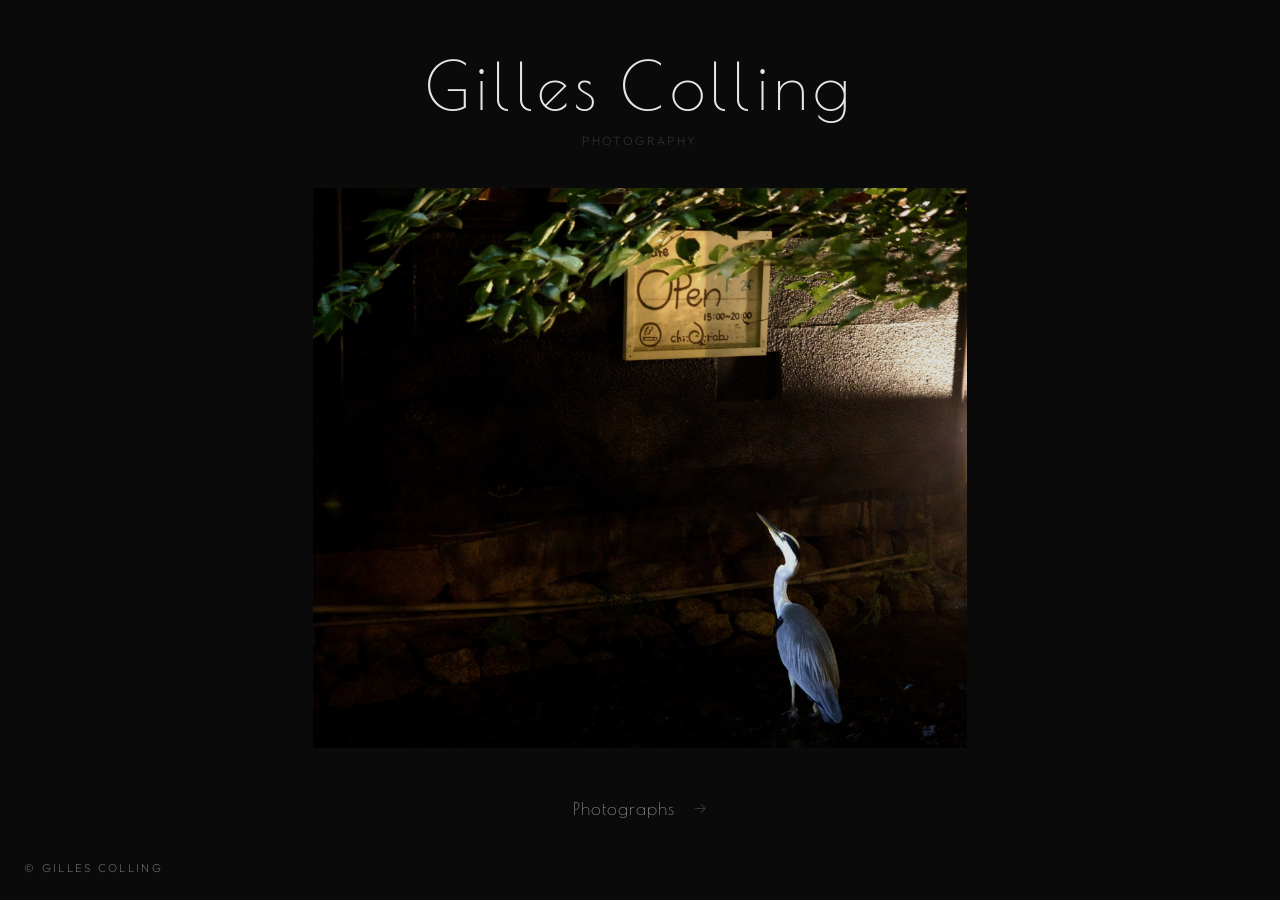
<file: index.html>
<!DOCTYPE html>
<html lang="en">
<head>
  <meta charset="UTF-8">
  <meta name="viewport" content="width=device-width, initial-scale=1.0">
  <title>Gilles Colling</title>
  <meta name="description" content="Photography by Gilles Colling.">
  <link rel="preconnect" href="https://fonts.googleapis.com">
  <link rel="preconnect" href="https://fonts.gstatic.com" crossorigin>
  <link href="https://fonts.googleapis.com/css2?family=Poiret+One&family=Outfit:wght@200;300&display=swap" rel="stylesheet">
  <link rel="stylesheet" href="style.css">
</head>
<body class="page-landing">

  <section class="landing">

    <div class="landing-intro">
      <h1 class="landing-name">Gilles Colling</h1>
      <p class="landing-sub">Photography</p>
    </div>

    <!-- Featured image — the strongest single shot -->
    <a class="landing-feature" href="hub.html">
      <img src="photos/comedy-wildlife/heron_open_sign.jpg" alt="Heron standing under an Open sign">
    </a>

    <!-- Entry to hub -->
    <a class="landing-project" href="hub.html">
      <span class="landing-project-name">Photographs</span>
      <span class="landing-project-arrow">&rarr;</span>
    </a>

  </section>

  <footer class="footer">
    <span class="footer-text">&copy; Gilles Colling</span>
  </footer>

</body>
</html>
</file>
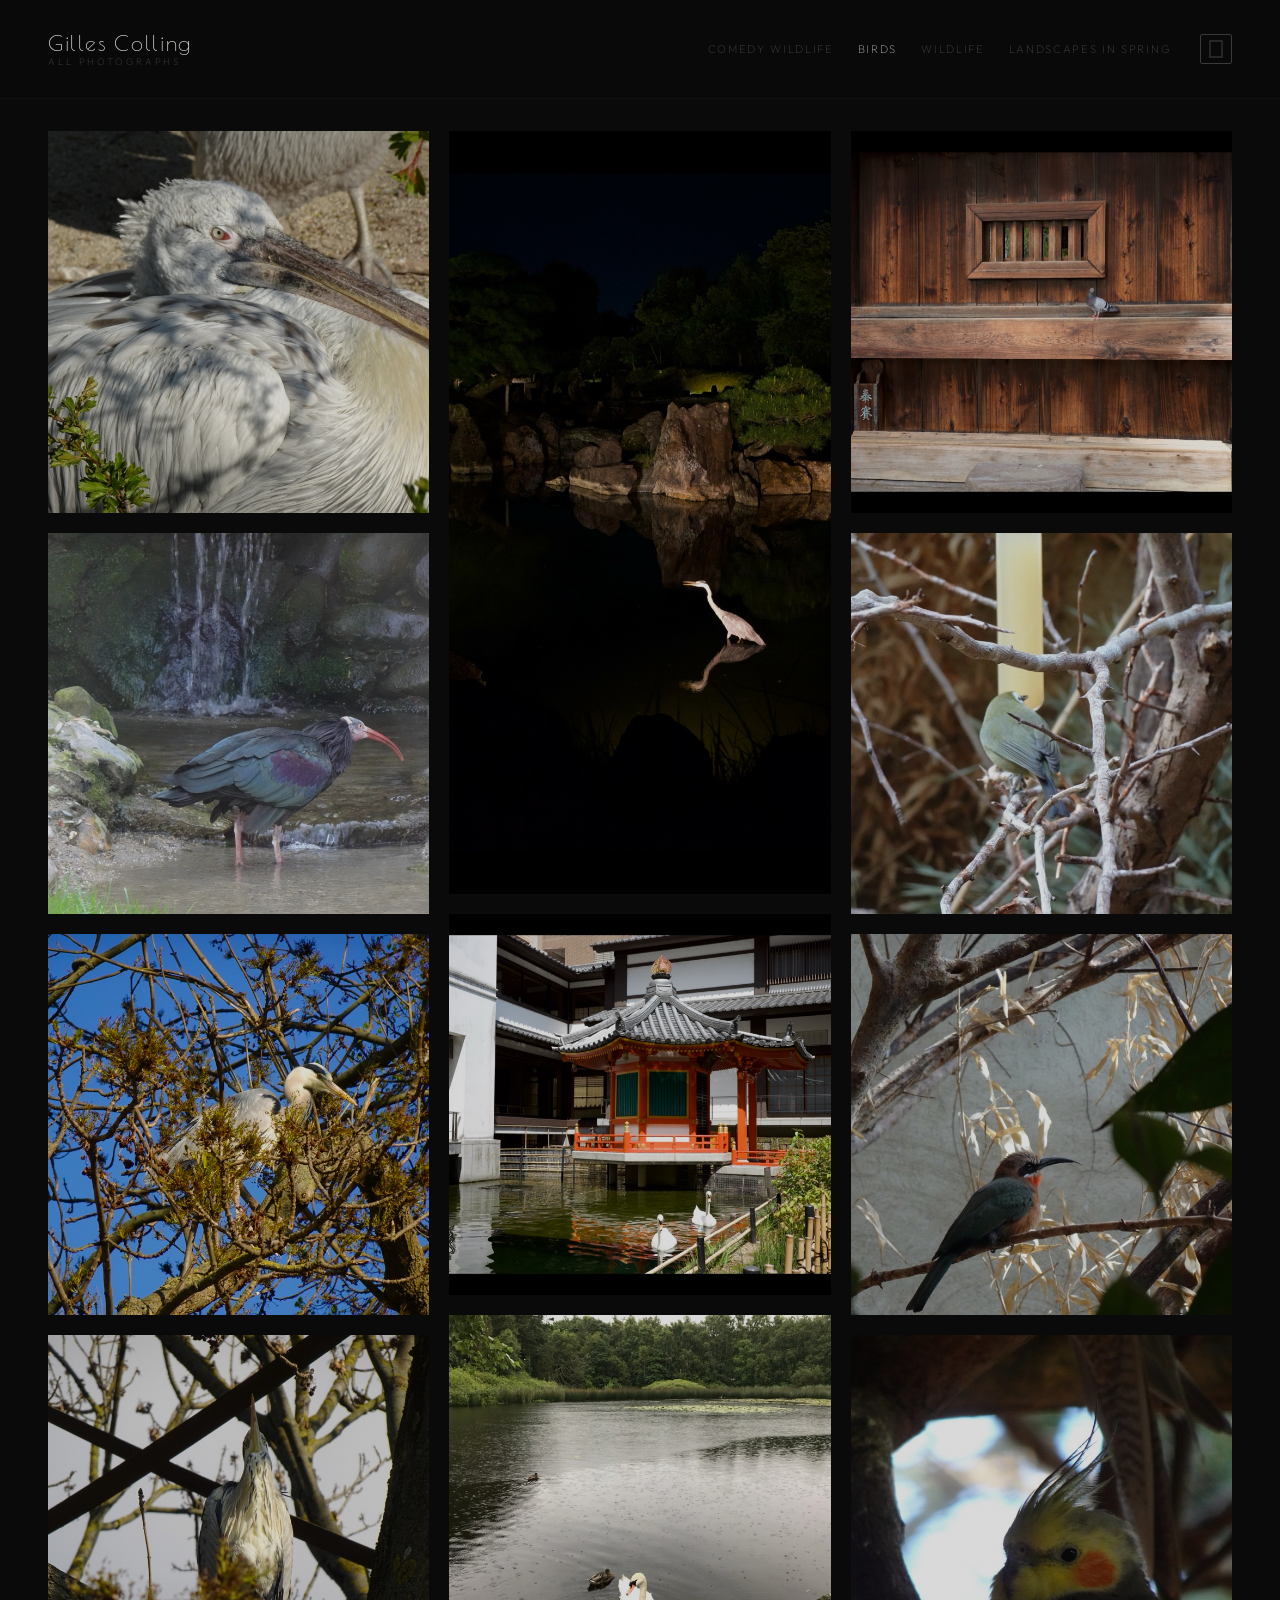
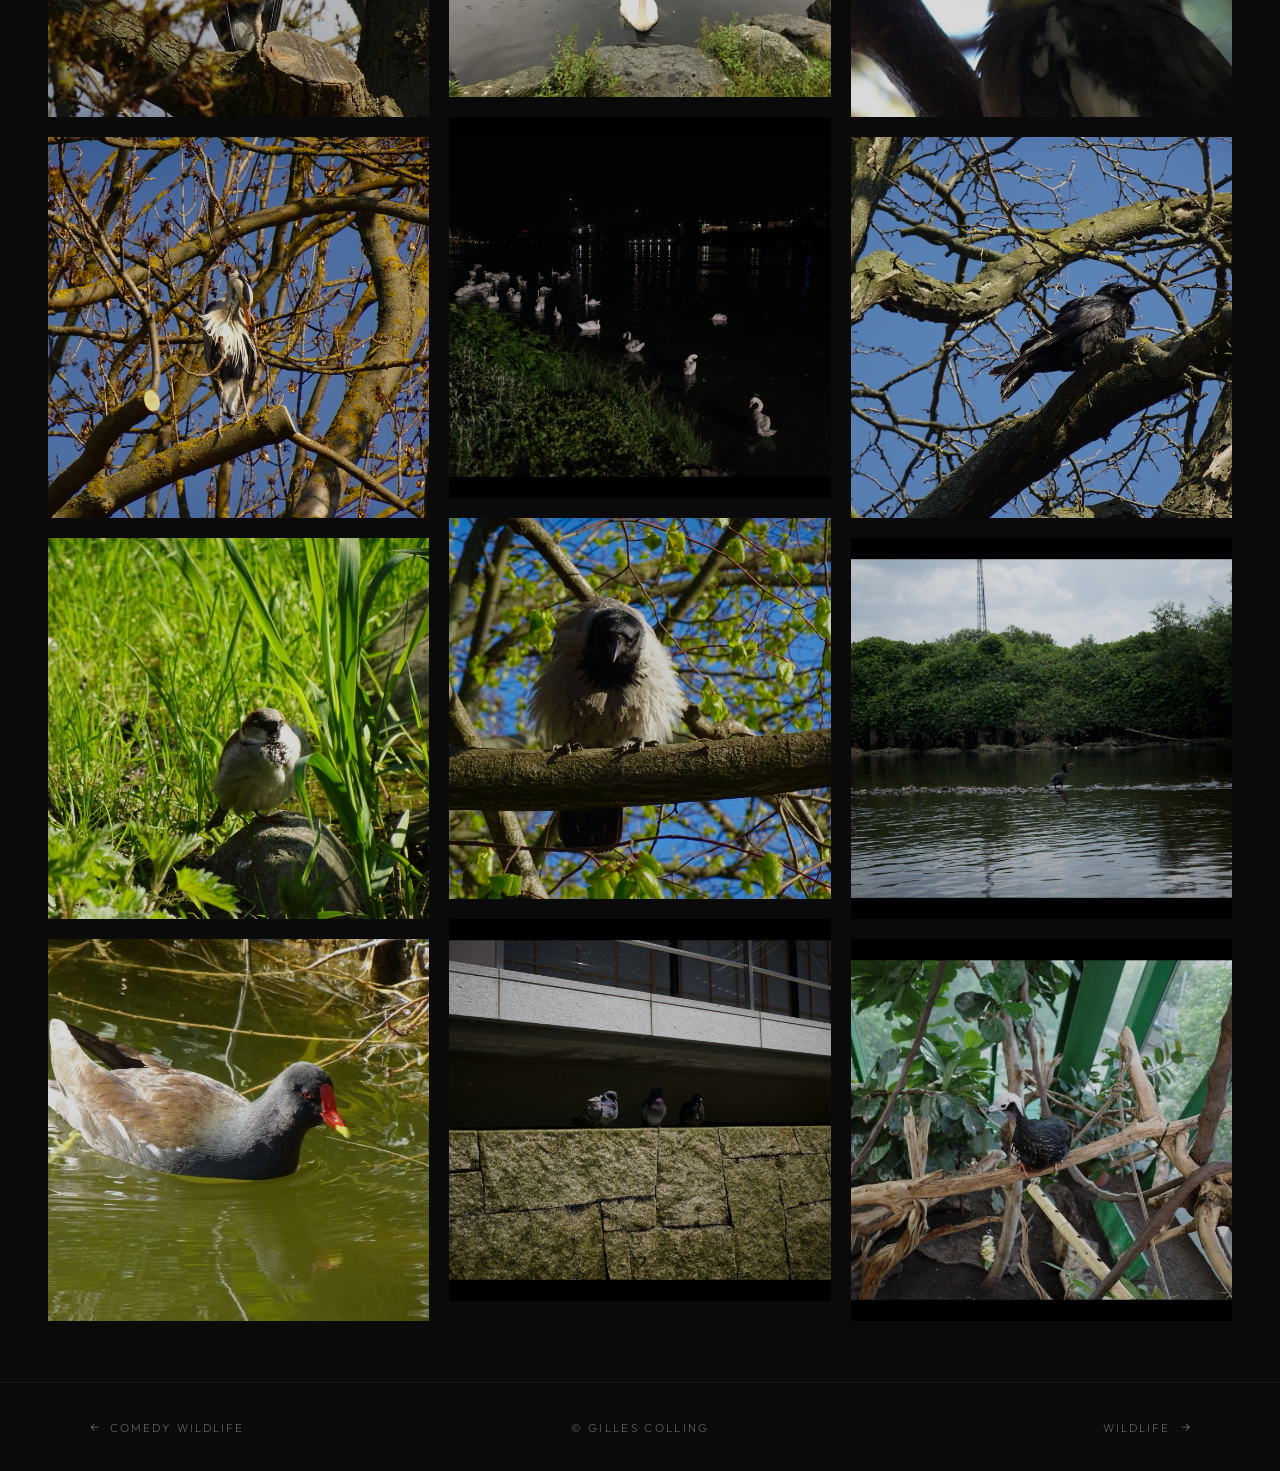
<file: birds.html>
<!DOCTYPE html>
<html lang="en">
<head>
  <meta charset="UTF-8">
  <meta name="viewport" content="width=device-width, initial-scale=1.0">
  <title>Birds — Gilles Colling</title>
  <meta name="description" content="Bird photography by Gilles Colling.">
  <link rel="preconnect" href="https://fonts.googleapis.com">
  <link rel="preconnect" href="https://fonts.gstatic.com" crossorigin>
  <link href="https://fonts.googleapis.com/css2?family=Poiret+One&family=Outfit:wght@200;300&display=swap" rel="stylesheet">
  <link rel="stylesheet" href="style.css">
  <style>
    /* Zoo: keep 3 columns, natural image heights */
  </style>
  <style>
    /* ═══════════════════════════════════════
       Zoo cylinder lightbox — vertical scroll
       with darkened peek above/below
       ═══════════════════════════════════════ */
    .cylinder {
      position: fixed;
      inset: 0;
      z-index: 1000;
      background: rgba(0, 0, 0, 0.97);
      display: flex;
      align-items: center;
      justify-content: center;
      opacity: 0;
      pointer-events: none;
      transition: opacity 0.35s var(--ease);
    }

    .cylinder.open {
      opacity: 1;
      pointer-events: all;
    }

    .cylinder-close {
      position: absolute;
      top: 1.5rem;
      right: 2rem;
      background: none;
      border: none;
      color: var(--text-dim);
      font-size: 1.8rem;
      cursor: pointer;
      transition: color 0.3s;
      font-weight: 200;
      z-index: 2;
      line-height: 1;
    }

    .cylinder-close:hover { color: var(--text-bright); }

    .cylinder-title {
      position: absolute;
      top: 1.8rem;
      left: 2rem;
      font-family: var(--sans);
      font-weight: 200;
      font-size: 0.7rem;
      color: var(--text-dim);
      letter-spacing: 0.1em;
      text-transform: uppercase;
      z-index: 2;
    }

    /* Vertical filmstrip thumbnail strip */
    .cylinder-thumbs {
      position: absolute;
      right: 1.6rem;
      top: 50%;
      transform: translateY(-50%);
      z-index: 3;
      display: flex;
      flex-direction: column;
      gap: 8px;
      align-items: center;
      transition: transform 0.35s cubic-bezier(0.22, 1, 0.36, 1);
    }

    .cylinder-thumb {
      width: 52px;
      height: 40px;
      border-radius: 4px;
      overflow: hidden;
      cursor: pointer;
      opacity: 0.25;
      border: 2px solid transparent;
      transition: opacity 0.3s, border-color 0.3s, transform 0.3s;
      flex-shrink: 0;
    }

    .cylinder-thumb:hover {
      opacity: 0.6;
    }

    .cylinder-thumb.active {
      opacity: 1;
      border-color: rgba(255,255,255,0.5);
      transform: scale(1.15);
    }

    .cylinder-thumb img {
      width: 100%;
      height: 100%;
      object-fit: cover;
      display: block;
    }

    /* The scroll viewport */
    .cylinder-track {
      width: 100%;
      height: 100vh;
      overflow: hidden;
      position: relative;
    }

    /* All photos stacked vertically, translated by JS */
    .cylinder-slides {
      position: absolute;
      left: 50%;
      transform: translateX(-50%);
      width: min(92vw, 1000px);
      transition: top 0.45s cubic-bezier(0.22, 1, 0.36, 1);
    }

    .cylinder-slide {
      width: 100%;
      display: flex;
      align-items: center;
      justify-content: center;
      height: 100vh;
      transition: opacity 0.4s ease, transform 0.45s cubic-bezier(0.22, 1, 0.36, 1);
    }

    .cylinder-slide img {
      max-width: 100%;
      max-height: 82vh;
      object-fit: contain;
      display: block;
    }

    /* Darkened peek gradients */
    .cylinder-track::before,
    .cylinder-track::after {
      content: '';
      position: absolute;
      left: 0;
      right: 0;
      height: 30vh;
      z-index: 1;
      pointer-events: none;
    }

    .cylinder-track::before {
      top: 0;
      background: linear-gradient(to bottom, rgba(0,0,0,0.85) 0%, rgba(0,0,0,0.4) 50%, transparent 100%);
    }

    .cylinder-track::after {
      bottom: 0;
      background: linear-gradient(to top, rgba(0,0,0,0.85) 0%, rgba(0,0,0,0.4) 50%, transparent 100%);
    }

    /* Scroll hint arrows */
    .cylinder-arrow {
      position: absolute;
      left: 50%;
      transform: translateX(-50%);
      z-index: 3;
      color: var(--text-dim);
      opacity: 0.5;
      transition: opacity 0.3s;
      pointer-events: none;
    }

    .cylinder-arrow.up { top: 1.2rem; }
    .cylinder-arrow.down { bottom: 1.5rem; }

    .cylinder-arrow.hidden { opacity: 0; }
  </style>
</head>
<body class="page-birds">

  <header class="header">
    <a class="wordmark" href="hub.html">Gilles Colling<span class="wordmark-sub">All Photographs</span></a>
    <div class="header-right">
      <nav class="header-nav">
        <a class="header-project" href="comedy-wildlife.html">Comedy Wildlife</a>
        <span class="header-project active">Birds</span>
        <a class="header-project" href="wildlife.html">Wildlife</a>
        <a class="header-project" href="landscapes-spring.html">Landscapes in Spring</a>
      </nav>
      <button class="view-toggle" id="viewToggle" aria-label="Toggle view">
        <svg class="icon-grid" width="18" height="18" viewBox="0 0 18 18" fill="none" stroke="currentColor" stroke-width="1.2">
          <rect x="1" y="1" width="7" height="7"/><rect x="10" y="1" width="7" height="7"/>
          <rect x="1" y="10" width="7" height="7"/><rect x="10" y="10" width="7" height="7"/>
        </svg>
        <svg class="icon-col" width="18" height="18" viewBox="0 0 18 18" fill="none" stroke="currentColor" stroke-width="1.2">
          <rect x="3" y="1" width="12" height="16"/>
        </svg>
      </button>
    </div>
  </header>

  <main class="gallery" id="gallery">

    <!-- Col 1 -->
    <article class="gallery-item" data-title="Dalmatian Pelican" data-variants="photos/birds/pelican/DSC06143.JPG,photos/birds/pelican/DSC06136.JPG,photos/birds/pelican/DSC06138.JPG,photos/birds/pelican/DSC06142.JPG,photos/birds/pelican/DSC06144.JPG,photos/birds/pelican/DSC06146.JPG,photos/birds/pelican/DSC06147.JPG,photos/birds/pelican/DSC06150.JPG,photos/birds/pelican/DSC06156.JPG,photos/birds/pelican/DSC06157.JPG,photos/birds/pelican/DSC06158.JPG,photos/birds/pelican/DSC06159.JPG,photos/birds/pelican/DSC06160.JPG">
      <img src="photos/birds/pelican/DSC06143_sm.JPG" alt="Dalmatian pelican portrait" loading="eager" fetchpriority="high" decoding="async">
      <figcaption class="col-caption">Dalmatian Pelican</figcaption>
    </article>

    <article class="gallery-item" data-title="Northern Bald Ibis" data-variants="photos/birds/ibis/DSC05857.JPG,photos/birds/ibis/DSC05831.JPG,photos/birds/ibis/DSC05837.JPG,photos/birds/ibis/DSC05843.JPG,photos/birds/ibis/DSC05863.JPG,photos/birds/ibis/DSC05868.JPG">
      <img src="photos/birds/ibis/DSC05857_sm.JPG" alt="Northern bald ibis by waterfall" loading="eager" fetchpriority="high" decoding="async">
      <figcaption class="col-caption">Northern Bald Ibis</figcaption>
    </article>

    <article class="gallery-item" data-title="Grey Heron" data-variants="photos/birds/heron/DSC06132.JPG">
      <img src="photos/birds/heron/DSC06132_sm.JPG" alt="Grey heron in tree" loading="lazy" decoding="async">
      <figcaption class="col-caption">Grey Heron</figcaption>
    </article>

    <article class="gallery-item" data-title="Grey Heron — Alert" data-variants="photos/birds/heron-alert/DSC06153.JPG">
      <img src="photos/birds/heron-alert/DSC06153_sm.JPG" alt="Grey heron in alert posture" loading="lazy" decoding="async">
      <figcaption class="col-caption">Grey Heron — Alert</figcaption>
    </article>

    <article class="gallery-item" data-title="Grey Heron — Juvenile" data-variants="photos/birds/heron-juvenile/DSC06131.JPG,photos/birds/heron-juvenile/DSC06128.JPG">
      <img src="photos/birds/heron-juvenile/DSC06131_sm.JPG" alt="Juvenile grey heron in tree" loading="lazy" decoding="async">
      <figcaption class="col-caption">Grey Heron — Juvenile</figcaption>
    </article>

    <article class="gallery-item" data-title="House Sparrow" data-variants="photos/birds/sparrow/DSC05847.JPG,photos/birds/sparrow/DSC05846.JPG,photos/birds/sparrow/DSC05851.JPG">
      <img src="photos/birds/sparrow/DSC05847_sm.JPG" alt="House sparrow in grass" loading="lazy" decoding="async">
      <figcaption class="col-caption">House Sparrow</figcaption>
    </article>

    <article class="gallery-item" data-title="Common Moorhen" data-variants="photos/birds/moorhen/DSC05916.JPG">
      <img src="photos/birds/moorhen/DSC05916_sm.JPG" alt="Common moorhen swimming" loading="lazy" decoding="async">
      <figcaption class="col-caption">Common Moorhen</figcaption>
    </article>

    <!-- Col 2 -->
    <article class="gallery-item" data-title="Heron — Kyoto" data-variants="photos/birds/heron-kyoto/R0011108.JPG,photos/birds/heron-kyoto/R0011099.JPG,photos/birds/heron-kyoto/R0011100.JPG,photos/birds/heron-kyoto/R0011115.JPG,photos/birds/heron-kyoto/R0011119.JPG,photos/birds/heron-kyoto/R0011121.JPG">
      <img src="photos/birds/heron-kyoto/R0011108_sm.JPG" alt="Heron in Kyoto garden at night" loading="eager" fetchpriority="high" decoding="async">
      <figcaption class="col-caption">Heron — Kyoto</figcaption>
    </article>

    <article class="gallery-item" data-title="Swans — Kyoto" data-variants="photos/birds/swans-kyoto/R0000601.JPG">
      <img src="photos/birds/swans-kyoto/R0000601_sm.JPG" alt="Swans at Kyoto pagoda pond" loading="lazy" decoding="async">
      <figcaption class="col-caption">Swans — Kyoto</figcaption>
    </article>

    <article class="gallery-item" data-title="Swan in Rain" data-variants="photos/birds/swan-rain/IMG_2967.JPG">
      <img src="photos/birds/swan-rain/IMG_2967_sm.JPG" alt="Swan and duck on a rainy pond" loading="lazy" decoding="async">
      <figcaption class="col-caption">Swan in Rain</figcaption>
    </article>

    <article class="gallery-item" data-title="Swans at Night" data-variants="photos/birds/swans-night/R0007042.JPG">
      <img src="photos/birds/swans-night/R0007042_sm.JPG" alt="Swans on river at night" loading="lazy" decoding="async">
      <figcaption class="col-caption">Swans at Night</figcaption>
    </article>

    <article class="gallery-item" data-title="Hooded Crow" data-variants="photos/birds/hooded-crow/DSC06169.JPG,photos/birds/hooded-crow/DSC06167.JPG">
      <img src="photos/birds/hooded-crow/DSC06169_sm.JPG" alt="Hooded crow on branch" loading="lazy" decoding="async">
      <figcaption class="col-caption">Hooded Crow</figcaption>
    </article>

    <article class="gallery-item" data-title="Three on a Wall" data-variants="photos/birds/pigeons/R0009962.JPG">
      <img src="photos/birds/pigeons/R0009962_sm.JPG" alt="Three pigeons on a stone wall" loading="lazy" decoding="async">
      <figcaption class="col-caption">Three on a Wall</figcaption>
    </article>

    <article class="gallery-item" data-title="Temple Pigeon" data-variants="photos/birds/pigeon-kyoto/R0000603.JPG">
      <img src="photos/birds/pigeon-kyoto/R0000603_sm.JPG" alt="Pigeon on temple beam, Kyoto" loading="lazy" decoding="async">
      <figcaption class="col-caption">Temple Pigeon</figcaption>
    </article>

    <article class="gallery-item" data-title="Warbler" data-variants="photos/birds/warbler/DSC05734.JPG">
      <img src="photos/birds/warbler/DSC05734_sm.JPG" alt="Warbler among branches" loading="lazy" decoding="async">
      <figcaption class="col-caption">Warbler</figcaption>
    </article>

    <!-- Col 3 -->
    <article class="gallery-item" data-title="White-fronted Bee-eater" data-variants="photos/birds/bee-eater/DSC05711.JPG,photos/birds/bee-eater/DSC05708.JPG">
      <img src="photos/birds/bee-eater/DSC05711_sm.JPG" alt="White-fronted bee-eater" loading="eager" fetchpriority="high" decoding="async">
      <figcaption class="col-caption">White-fronted Bee-eater</figcaption>
    </article>

    <article class="gallery-item" data-title="Cockatiel" data-variants="photos/birds/cockatiel/DSC06219.JPG,photos/birds/cockatiel/DSC06202.JPG">
      <img src="photos/birds/cockatiel/DSC06219_sm.JPG" alt="Cockatiel portrait" loading="lazy" decoding="async">
      <figcaption class="col-caption">Cockatiel</figcaption>
    </article>

    <article class="gallery-item" data-title="Carrion Crow" data-variants="photos/birds/crow/DSC06125.JPG">
      <img src="photos/birds/crow/DSC06125_sm.JPG" alt="Carrion crow in bare tree" loading="lazy" decoding="async">
      <figcaption class="col-caption">Carrion Crow</figcaption>
    </article>

    <article class="gallery-item" data-title="Cormorant" data-variants="photos/birds/cormorant/R0002110.JPG">
      <img src="photos/birds/cormorant/R0002110_sm.JPG" alt="Cormorant on river" loading="lazy" decoding="async">
      <figcaption class="col-caption">Cormorant</figcaption>
    </article>

    <article class="gallery-item" data-title="Piping Guan" data-variants="photos/birds/piping-guan/R0006568.JPG">
      <img src="photos/birds/piping-guan/R0006568_sm.JPG" alt="Piping guan on branch" loading="lazy" decoding="async">
      <figcaption class="col-caption">Piping Guan</figcaption>
    </article>

  </main>

  <!-- Cylinder lightbox -->
  <div class="cylinder" id="cylinder">
    <span class="cylinder-title" id="cylTitle"></span>
    <button class="cylinder-close" aria-label="Close" onclick="closeCylinder()">&times;</button>

    <svg class="cylinder-arrow up" id="arrowUp" width="24" height="24" viewBox="0 0 24 24" fill="none" stroke="currentColor" stroke-width="1.5"><path d="M18 15l-6-6-6 6"/></svg>

    <div class="cylinder-track" id="cylTrack">
      <div class="cylinder-slides" id="cylSlides"></div>
    </div>

    <svg class="cylinder-arrow down" id="arrowDown" width="24" height="24" viewBox="0 0 24 24" fill="none" stroke="currentColor" stroke-width="1.5"><path d="M6 9l6 6 6-6"/></svg>

    <div class="cylinder-thumbs" id="cylThumbs"></div>
  </div>

  <footer class="footer">
    <nav class="footer-nav">
      <a class="footer-nav-link" href="comedy-wildlife.html">
        <span class="footer-nav-arrow">&larr;</span>
        <span class="footer-nav-text">Comedy Wildlife</span>
      </a>
      <span class="footer-text">&copy; Gilles Colling</span>
      <a class="footer-nav-link" href="wildlife.html">
        <span class="footer-nav-text">Wildlife</span>
        <span class="footer-nav-arrow">&rarr;</span>
      </a>
    </nav>
  </footer>

  <script>
    document.addEventListener('DOMContentLoaded', () => {
      const items    = Array.from(document.querySelectorAll('.gallery-item'));
      const toggle   = document.getElementById('viewToggle');

      // --- View toggle ---
      toggle.addEventListener('click', () => {
        document.body.classList.toggle('view-col');
        items.forEach(item => {
          if (!item.classList.contains('visible')) observer.observe(item);
        });
      });

      // --- Scroll reveal ---
      const observer = new IntersectionObserver((entries) => {
        entries.forEach((entry, i) => {
          if (entry.isIntersecting) {
            setTimeout(() => entry.target.classList.add('visible'), i * 80);
            observer.unobserve(entry.target);
          }
        });
      }, { threshold: 0.1, rootMargin: '0px 0px -40px 0px' });

      items.forEach(item => observer.observe(item));

      // --- Cylinder lightbox ---
      const cylinder  = document.getElementById('cylinder');
      const cylSlides = document.getElementById('cylSlides');
      const cylTitle  = document.getElementById('cylTitle');
      const cylThumbs = document.getElementById('cylThumbs');
      const arrowUp   = document.getElementById('arrowUp');
      const arrowDown = document.getElementById('arrowDown');

      let variants = [];
      let cylIndex = 0;
      let itemIndex = 0;   // which animal is open
      let isOpen = false;

      function openCylinder(item) {
        itemIndex = items.indexOf(item);
        const srcs = item.dataset.variants.split(',');
        variants = srcs;
        cylIndex = 0;

        cylTitle.textContent = item.dataset.title || '';

        // Build slides
        cylSlides.innerHTML = '';
        cylThumbs.innerHTML = '';
        srcs.forEach((src, i) => {
          const slide = document.createElement('div');
          slide.className = 'cylinder-slide';
          const img = document.createElement('img');
          img.src = src;
          img.alt = item.dataset.title || '';
          slide.appendChild(img);
          cylSlides.appendChild(slide);

          // Thumbnail
          const thumb = document.createElement('div');
          thumb.className = 'cylinder-thumb';
          const tImg = document.createElement('img');
          tImg.src = src;
          thumb.appendChild(tImg);
          thumb.addEventListener('click', e => {
            e.stopPropagation();
            cylIndex = i;
            updateCylinder();
          });
          cylThumbs.appendChild(thumb);
        });

        // Hide thumbs strip for single-photo animals
        cylThumbs.style.display = srcs.length > 1 ? 'flex' : 'none';

        updateCylinder();
        cylinder.classList.add('open');
        document.body.style.overflow = 'hidden';
        isOpen = true;

        // Prefetch neighboring animals for instant left/right navigation
        prefetchItem(items[itemIndex - 1]);
        prefetchItem(items[itemIndex + 1]);
      }

      window.closeCylinder = function() {
        cylinder.classList.remove('open');
        document.body.style.overflow = '';
        isOpen = false;
      };

      function updateCylinder() {
        const offset = -cylIndex * 100;
        cylSlides.style.top = offset + 'vh';

        // Update thumbnail highlights
        const thumbEls = cylThumbs.querySelectorAll('.cylinder-thumb');
        thumbEls.forEach((t, i) => t.classList.toggle('active', i === cylIndex));

        arrowUp.classList.toggle('hidden', cylIndex === 0);
        arrowDown.classList.toggle('hidden', cylIndex === variants.length - 1);
      }

      function navigateCyl(dir) {
        const next = cylIndex + dir;
        if (next < 0 || next >= variants.length) return;
        cylIndex = next;
        updateCylinder();
      }

      function navigateAnimal(dir) {
        const next = itemIndex + dir;
        if (next < 0 || next >= items.length) return;
        openCylinder(items[next]);
      }

      // --- Predictive prefetch (full-res) ---
      const prefetched = new Set();
      function prefetch(src) {
        if (!src || prefetched.has(src)) return;
        prefetched.add(src);
        const img = new Image();
        img.decoding = 'async';
        img.src = src;
      }
      function prefetchItem(item) {
        if (!item) return;
        item.dataset.variants.split(',').forEach(prefetch);
      }

      // Click + hover/touch gallery items
      items.forEach(item => {
        item.addEventListener('click', () => openCylinder(item));
        item.addEventListener('mouseenter', () => prefetchItem(item), { passive: true });
        item.addEventListener('touchstart',  () => prefetchItem(item), { passive: true });
      });

      // Idle-prefetch first variant of every animal so lightbox opens instantly
      const idle = window.requestIdleCallback || (cb => setTimeout(cb, 800));
      idle(() => items.forEach(it => prefetch(it.dataset.variants.split(',')[0])));

      // Keyboard
      document.addEventListener('keydown', e => {
        if (!isOpen) return;
        switch (e.key) {
          case 'Escape':    closeCylinder(); break;
          case 'ArrowUp':    navigateCyl(-1);    e.preventDefault(); break;
          case 'ArrowDown':  navigateCyl(1);     e.preventDefault(); break;
          case 'ArrowLeft':  navigateAnimal(-1); e.preventDefault(); break;
          case 'ArrowRight': navigateAnimal(1);  e.preventDefault(); break;
        }
      });

      // Mouse wheel
      let wheelCooldown = false;
      cylinder.addEventListener('wheel', e => {
        if (!isOpen || wheelCooldown) return;
        e.preventDefault();
        const horizontal = Math.abs(e.deltaX) > Math.abs(e.deltaY);
        const delta = horizontal ? e.deltaX : e.deltaY;
        const dir = delta > 0 ? 1 : -1;
        if (horizontal) navigateAnimal(dir);
        else navigateCyl(dir);
        wheelCooldown = true;
        setTimeout(() => wheelCooldown = false, 400);
      }, { passive: false });

      // Touch swipe (vertical = variants, horizontal = animals)
      let touchStartX = 0, touchStartY = 0;
      cylinder.addEventListener('touchstart', e => {
        touchStartX = e.changedTouches[0].screenX;
        touchStartY = e.changedTouches[0].screenY;
      }, { passive: true });

      cylinder.addEventListener('touchend', e => {
        const dx = touchStartX - e.changedTouches[0].screenX;
        const dy = touchStartY - e.changedTouches[0].screenY;
        if (Math.abs(dx) > Math.abs(dy) && Math.abs(dx) > 50) {
          navigateAnimal(dx > 0 ? 1 : -1);
        } else if (Math.abs(dy) > 50) {
          navigateCyl(dy > 0 ? 1 : -1);
        }
      }, { passive: true });

      // Click backdrop to close
      cylinder.addEventListener('click', e => {
        if (e.target === cylinder || e.target.id === 'cylTrack') closeCylinder();
      });
    });
  </script>
</body>
</html>
</file>
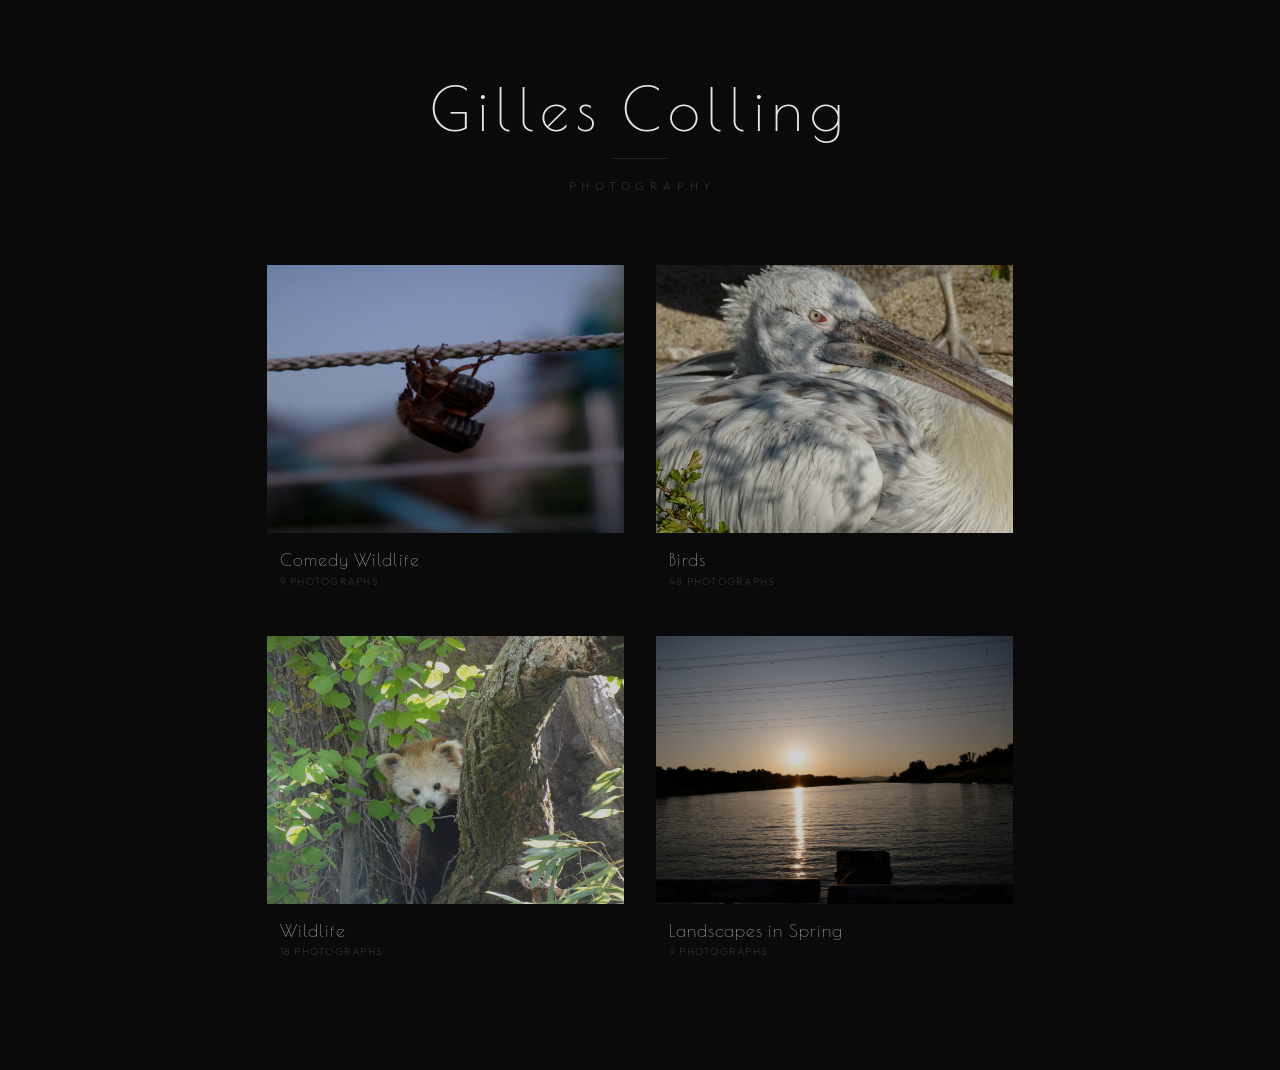
<file: hub.html>
<!DOCTYPE html>
<html lang="en">
<head>
  <meta charset="UTF-8">
  <meta name="viewport" content="width=device-width, initial-scale=1.0">
  <title>Photographs — Gilles Colling</title>
  <meta name="description" content="Photography themes by Gilles Colling.">
  <link rel="preconnect" href="https://fonts.googleapis.com">
  <link rel="preconnect" href="https://fonts.gstatic.com" crossorigin>
  <link href="https://fonts.googleapis.com/css2?family=Poiret+One&family=Outfit:wght@200;300&display=swap" rel="stylesheet">
  <link rel="stylesheet" href="style.css">
</head>
<body class="page-hub">

  <header class="hub-masthead">
    <a class="hub-wordmark" href="/">Gilles Colling</a>
    <span class="hub-rule" aria-hidden="true"></span>
    <span class="hub-tagline">Photography</span>
  </header>

  <main class="hub">

    <a class="hub-theme" href="comedy-wildlife.html">
      <div class="hub-theme-img">
        <img src="photos/comedy-wildlife/beetles_clothesline.jpg" alt="Comedy Wildlife">
      </div>
      <span class="hub-theme-name">Comedy Wildlife</span>
      <span class="hub-theme-count">9 photographs</span>
    </a>

    <a class="hub-theme" href="birds.html">
      <div class="hub-theme-img">
        <img src="photos/birds/pelican/DSC06143_sm.JPG" alt="Birds">
      </div>
      <span class="hub-theme-name">Birds</span>
      <span class="hub-theme-count">48 photographs</span>
    </a>

    <a class="hub-theme" href="wildlife.html">
      <div class="hub-theme-img">
        <img src="photos/wildlife/red-panda/DSC06113_sm.JPG" alt="Wildlife">
      </div>
      <span class="hub-theme-name">Wildlife</span>
      <span class="hub-theme-count">18 photographs</span>
    </a>

    <a class="hub-theme" href="landscapes-spring.html">
      <div class="hub-theme-img">
        <img src="photos/landscapes-spring/reach.jpg" alt="Landscapes in Spring">
      </div>
      <span class="hub-theme-name">Landscapes in Spring</span>
      <span class="hub-theme-count">9 photographs</span>
    </a>

  </main>

</body>
</html>
</file>
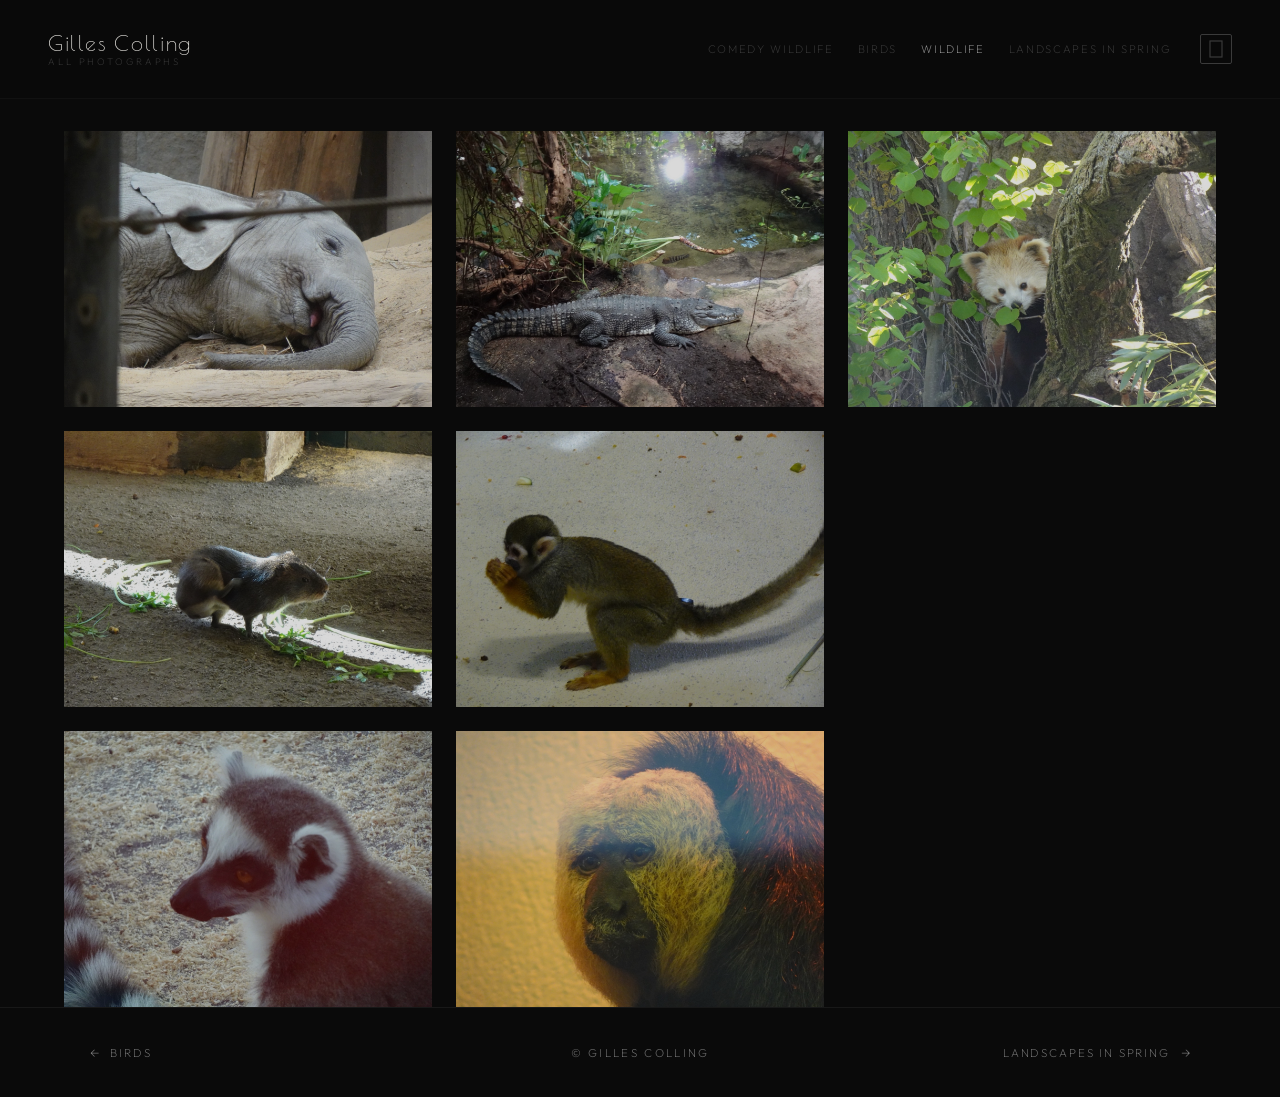
<file: wildlife.html>
<!DOCTYPE html>
<html lang="en">
<head>
  <meta charset="UTF-8">
  <meta name="viewport" content="width=device-width, initial-scale=1.0">
  <title>Wildlife — Gilles Colling</title>
  <meta name="description" content="Wildlife photography by Gilles Colling.">
  <link rel="preconnect" href="https://fonts.googleapis.com">
  <link rel="preconnect" href="https://fonts.gstatic.com" crossorigin>
  <link href="https://fonts.googleapis.com/css2?family=Poiret+One&family=Outfit:wght@200;300&display=swap" rel="stylesheet">
  <link rel="stylesheet" href="style.css">
  <style>
    /* Zoo: keep 3 columns, natural image heights */
  </style>
  <style>
    /* ═══════════════════════════════════════
       Zoo cylinder lightbox — vertical scroll
       with darkened peek above/below
       ═══════════════════════════════════════ */
    .cylinder {
      position: fixed;
      inset: 0;
      z-index: 1000;
      background: rgba(0, 0, 0, 0.97);
      display: flex;
      align-items: center;
      justify-content: center;
      opacity: 0;
      pointer-events: none;
      transition: opacity 0.35s var(--ease);
    }

    .cylinder.open {
      opacity: 1;
      pointer-events: all;
    }

    .cylinder-close {
      position: absolute;
      top: 1.5rem;
      right: 2rem;
      background: none;
      border: none;
      color: var(--text-dim);
      font-size: 1.8rem;
      cursor: pointer;
      transition: color 0.3s;
      font-weight: 200;
      z-index: 2;
      line-height: 1;
    }

    .cylinder-close:hover { color: var(--text-bright); }

    .cylinder-title {
      position: absolute;
      top: 1.8rem;
      left: 2rem;
      font-family: var(--sans);
      font-weight: 200;
      font-size: 0.7rem;
      color: var(--text-dim);
      letter-spacing: 0.1em;
      text-transform: uppercase;
      z-index: 2;
    }

    /* Vertical filmstrip thumbnail strip */
    .cylinder-thumbs {
      position: absolute;
      right: 1.6rem;
      top: 50%;
      transform: translateY(-50%);
      z-index: 3;
      display: flex;
      flex-direction: column;
      gap: 8px;
      align-items: center;
      transition: transform 0.35s cubic-bezier(0.22, 1, 0.36, 1);
    }

    .cylinder-thumb {
      width: 52px;
      height: 40px;
      border-radius: 4px;
      overflow: hidden;
      cursor: pointer;
      opacity: 0.25;
      border: 2px solid transparent;
      transition: opacity 0.3s, border-color 0.3s, transform 0.3s;
      flex-shrink: 0;
    }

    .cylinder-thumb:hover {
      opacity: 0.6;
    }

    .cylinder-thumb.active {
      opacity: 1;
      border-color: rgba(255,255,255,0.5);
      transform: scale(1.15);
    }

    .cylinder-thumb img {
      width: 100%;
      height: 100%;
      object-fit: cover;
      display: block;
    }

    /* The scroll viewport */
    .cylinder-track {
      width: 100%;
      height: 100vh;
      overflow: hidden;
      position: relative;
    }

    /* All photos stacked vertically, translated by JS */
    .cylinder-slides {
      position: absolute;
      left: 50%;
      transform: translateX(-50%);
      width: min(92vw, 1000px);
      transition: top 0.45s cubic-bezier(0.22, 1, 0.36, 1);
    }

    .cylinder-slide {
      width: 100%;
      display: flex;
      align-items: center;
      justify-content: center;
      height: 100vh;
      transition: opacity 0.4s ease, transform 0.45s cubic-bezier(0.22, 1, 0.36, 1);
    }

    .cylinder-slide img {
      max-width: 100%;
      max-height: 82vh;
      object-fit: contain;
      display: block;
    }

    /* Darkened peek gradients */
    .cylinder-track::before,
    .cylinder-track::after {
      content: '';
      position: absolute;
      left: 0;
      right: 0;
      height: 30vh;
      z-index: 1;
      pointer-events: none;
    }

    .cylinder-track::before {
      top: 0;
      background: linear-gradient(to bottom, rgba(0,0,0,0.85) 0%, rgba(0,0,0,0.4) 50%, transparent 100%);
    }

    .cylinder-track::after {
      bottom: 0;
      background: linear-gradient(to top, rgba(0,0,0,0.85) 0%, rgba(0,0,0,0.4) 50%, transparent 100%);
    }

    /* Scroll hint arrows */
    .cylinder-arrow {
      position: absolute;
      left: 50%;
      transform: translateX(-50%);
      z-index: 3;
      color: var(--text-dim);
      opacity: 0.5;
      transition: opacity 0.3s;
      pointer-events: none;
    }

    .cylinder-arrow.up { top: 1.2rem; }
    .cylinder-arrow.down { bottom: 1.5rem; }

    .cylinder-arrow.hidden { opacity: 0; }
  </style>
</head>
<body>

  <header class="header">
    <a class="wordmark" href="hub.html">Gilles Colling<span class="wordmark-sub">All Photographs</span></a>
    <div class="header-right">
      <nav class="header-nav">
        <a class="header-project" href="comedy-wildlife.html">Comedy Wildlife</a>
        <a class="header-project" href="birds.html">Birds</a>
        <span class="header-project active">Wildlife</span>
        <a class="header-project" href="landscapes-spring.html">Landscapes in Spring</a>
      </nav>
      <button class="view-toggle" id="viewToggle" aria-label="Toggle view">
        <svg class="icon-grid" width="18" height="18" viewBox="0 0 18 18" fill="none" stroke="currentColor" stroke-width="1.2">
          <rect x="1" y="1" width="7" height="7"/><rect x="10" y="1" width="7" height="7"/>
          <rect x="1" y="10" width="7" height="7"/><rect x="10" y="10" width="7" height="7"/>
        </svg>
        <svg class="icon-col" width="18" height="18" viewBox="0 0 18 18" fill="none" stroke="currentColor" stroke-width="1.2">
          <rect x="3" y="1" width="12" height="16"/>
        </svg>
      </button>
    </div>
  </header>

  <main class="gallery" id="gallery">

    <!-- Col 1 -->
    <article class="gallery-item gallery-item" data-title="Baby Elephant" data-variants="photos/wildlife/elephant/DSC05970.JPG,photos/wildlife/elephant/DSC05980.JPG,photos/wildlife/elephant/DSC05989.JPG">
      <img src="photos/wildlife/elephant/DSC05970_sm.JPG" alt="Baby elephant sleeping" loading="eager" fetchpriority="high" decoding="async">
      <figcaption class="col-caption">Baby Elephant</figcaption>
    </article>

<article class="gallery-item gallery-item" data-title="Emperor Tamarin" data-variants="photos/wildlife/tamarin/DSC06065.JPG">
      <img src="photos/wildlife/tamarin/DSC06065_sm.JPG" alt="Emperor tamarin with white mustache" loading="lazy">
      <figcaption class="col-caption">Emperor Tamarin</figcaption>
    </article>

    <!-- Col 2 -->
    <article class="gallery-item gallery-item" data-title="Ring-tailed Lemur" data-variants="photos/wildlife/lemur/DSC05930.JPG,photos/wildlife/lemur/DSC05929.JPG,photos/wildlife/lemur/DSC05931.JPG">
      <img src="photos/wildlife/lemur/DSC05930_sm.JPG" alt="Ring-tailed lemur portrait" loading="eager" fetchpriority="high" decoding="async">
      <figcaption class="col-caption">Ring-tailed Lemur</figcaption>
    </article>

    <article class="gallery-item gallery-item" data-title="Crocodile" data-variants="photos/wildlife/crocodile/DSC06245.JPG,photos/wildlife/crocodile/DSC06246.JPG">
      <img src="photos/wildlife/crocodile/DSC06245_sm.JPG" alt="Crocodile on shore" loading="lazy">
      <figcaption class="col-caption">Crocodile</figcaption>
    </article>

    <article class="gallery-item gallery-item" data-title="Squirrel Monkey" data-variants="photos/wildlife/squirrel-monkey/DSC06071.JPG,photos/wildlife/squirrel-monkey/DSC06076.JPG,photos/wildlife/squirrel-monkey/DSC06110.JPG">
      <img src="photos/wildlife/squirrel-monkey/DSC06071_sm.JPG" alt="Squirrel monkey eating" loading="lazy">
      <figcaption class="col-caption">Squirrel Monkey</figcaption>
    </article>

    <!-- Col 3 -->
    <article class="gallery-item gallery-item" data-title="Saki Monkey" data-variants="photos/wildlife/saki-monkey/DSC06050.JPG,photos/wildlife/saki-monkey/DSC06057.JPG,photos/wildlife/saki-monkey/DSC06061.JPG">
      <img src="photos/wildlife/saki-monkey/DSC06050_sm.JPG" alt="Saki monkey close-up" loading="eager" fetchpriority="high" decoding="async">
      <figcaption class="col-caption">Saki Monkey</figcaption>
    </article>

    <article class="gallery-item gallery-item" data-title="Red Panda" data-variants="photos/wildlife/red-panda/DSC06113.JPG,photos/wildlife/red-panda/DSC06112.JPG,photos/wildlife/red-panda/DSC06115.JPG">
      <img src="photos/wildlife/red-panda/DSC06113_sm.JPG" alt="Red panda peeking from behind tree" loading="lazy">
      <figcaption class="col-caption">Red Panda</figcaption>
    </article>

  </main>

  <!-- Cylinder lightbox -->
  <div class="cylinder" id="cylinder">
    <span class="cylinder-title" id="cylTitle"></span>
    <button class="cylinder-close" aria-label="Close" onclick="closeCylinder()">&times;</button>

    <svg class="cylinder-arrow up" id="arrowUp" width="24" height="24" viewBox="0 0 24 24" fill="none" stroke="currentColor" stroke-width="1.5"><path d="M18 15l-6-6-6 6"/></svg>

    <div class="cylinder-track" id="cylTrack">
      <div class="cylinder-slides" id="cylSlides"></div>
    </div>

    <svg class="cylinder-arrow down" id="arrowDown" width="24" height="24" viewBox="0 0 24 24" fill="none" stroke="currentColor" stroke-width="1.5"><path d="M6 9l6 6 6-6"/></svg>

    <div class="cylinder-thumbs" id="cylThumbs"></div>
  </div>

  <footer class="footer">
    <nav class="footer-nav">
      <a class="footer-nav-link" href="birds.html">
        <span class="footer-nav-arrow">&larr;</span>
        <span class="footer-nav-text">Birds</span>
      </a>
      <span class="footer-text">&copy; Gilles Colling</span>
      <a class="footer-nav-link" href="landscapes-spring.html">
        <span class="footer-nav-text">Landscapes in Spring</span>
        <span class="footer-nav-arrow">&rarr;</span>
      </a>
    </nav>
  </footer>

  <script>
    document.addEventListener('DOMContentLoaded', () => {
      const items    = Array.from(document.querySelectorAll('.gallery-item'));
      const toggle   = document.getElementById('viewToggle');

      // --- View toggle ---
      toggle.addEventListener('click', () => {
        document.body.classList.toggle('view-col');
        items.forEach(item => {
          if (!item.classList.contains('visible')) observer.observe(item);
        });
      });

      // --- Scroll reveal ---
      const observer = new IntersectionObserver((entries) => {
        entries.forEach((entry, i) => {
          if (entry.isIntersecting) {
            setTimeout(() => entry.target.classList.add('visible'), i * 80);
            observer.unobserve(entry.target);
          }
        });
      }, { threshold: 0.1, rootMargin: '0px 0px -40px 0px' });

      items.forEach(item => observer.observe(item));

      // --- Cylinder lightbox ---
      const cylinder  = document.getElementById('cylinder');
      const cylSlides = document.getElementById('cylSlides');
      const cylTitle  = document.getElementById('cylTitle');
      const cylThumbs = document.getElementById('cylThumbs');
      const arrowUp   = document.getElementById('arrowUp');
      const arrowDown = document.getElementById('arrowDown');

      let variants = [];
      let cylIndex = 0;
      let itemIndex = 0;   // which animal is open
      let isOpen = false;

      function openCylinder(item) {
        itemIndex = items.indexOf(item);
        const srcs = item.dataset.variants.split(',');
        variants = srcs;
        cylIndex = 0;

        cylTitle.textContent = item.dataset.title || '';

        // Build slides
        cylSlides.innerHTML = '';
        cylThumbs.innerHTML = '';
        srcs.forEach((src, i) => {
          const slide = document.createElement('div');
          slide.className = 'cylinder-slide';
          const img = document.createElement('img');
          img.src = src;
          img.alt = item.dataset.title || '';
          slide.appendChild(img);
          cylSlides.appendChild(slide);

          // Thumbnail
          const thumb = document.createElement('div');
          thumb.className = 'cylinder-thumb';
          const tImg = document.createElement('img');
          tImg.src = src;
          thumb.appendChild(tImg);
          thumb.addEventListener('click', e => {
            e.stopPropagation();
            cylIndex = i;
            updateCylinder();
          });
          cylThumbs.appendChild(thumb);
        });

        // Hide thumbs strip for single-photo animals
        cylThumbs.style.display = srcs.length > 1 ? 'flex' : 'none';

        updateCylinder();
        cylinder.classList.add('open');
        document.body.style.overflow = 'hidden';
        isOpen = true;

        // Prefetch neighboring animals for instant left/right navigation
        prefetchItem(items[itemIndex - 1]);
        prefetchItem(items[itemIndex + 1]);
      }

      window.closeCylinder = function() {
        cylinder.classList.remove('open');
        document.body.style.overflow = '';
        isOpen = false;
      };

      function updateCylinder() {
        const offset = -cylIndex * 100;
        cylSlides.style.top = offset + 'vh';

        // Update thumbnail highlights
        const thumbEls = cylThumbs.querySelectorAll('.cylinder-thumb');
        thumbEls.forEach((t, i) => t.classList.toggle('active', i === cylIndex));

        arrowUp.classList.toggle('hidden', cylIndex === 0);
        arrowDown.classList.toggle('hidden', cylIndex === variants.length - 1);
      }

      function navigateCyl(dir) {
        const next = cylIndex + dir;
        if (next < 0 || next >= variants.length) return;
        cylIndex = next;
        updateCylinder();
      }

      function navigateAnimal(dir) {
        const next = itemIndex + dir;
        if (next < 0 || next >= items.length) return;
        openCylinder(items[next]);
      }

      // --- Predictive prefetch (full-res) ---
      const prefetched = new Set();
      function prefetch(src) {
        if (!src || prefetched.has(src)) return;
        prefetched.add(src);
        const img = new Image();
        img.decoding = 'async';
        img.src = src;
      }
      function prefetchItem(item) {
        if (!item) return;
        item.dataset.variants.split(',').forEach(prefetch);
      }

      // Click + hover/touch gallery items
      items.forEach(item => {
        item.addEventListener('click', () => openCylinder(item));
        item.addEventListener('mouseenter', () => prefetchItem(item), { passive: true });
        item.addEventListener('touchstart',  () => prefetchItem(item), { passive: true });
      });

      // Idle-prefetch first variant of every animal so lightbox opens instantly
      const idle = window.requestIdleCallback || (cb => setTimeout(cb, 800));
      idle(() => items.forEach(it => prefetch(it.dataset.variants.split(',')[0])));

      // Keyboard
      document.addEventListener('keydown', e => {
        if (!isOpen) return;
        switch (e.key) {
          case 'Escape':    closeCylinder(); break;
          case 'ArrowUp':    navigateCyl(-1);    e.preventDefault(); break;
          case 'ArrowDown':  navigateCyl(1);     e.preventDefault(); break;
          case 'ArrowLeft':  navigateAnimal(-1); e.preventDefault(); break;
          case 'ArrowRight': navigateAnimal(1);  e.preventDefault(); break;
        }
      });

      // Mouse wheel
      let wheelCooldown = false;
      cylinder.addEventListener('wheel', e => {
        if (!isOpen || wheelCooldown) return;
        e.preventDefault();
        const horizontal = Math.abs(e.deltaX) > Math.abs(e.deltaY);
        const delta = horizontal ? e.deltaX : e.deltaY;
        const dir = delta > 0 ? 1 : -1;
        if (horizontal) navigateAnimal(dir);
        else navigateCyl(dir);
        wheelCooldown = true;
        setTimeout(() => wheelCooldown = false, 400);
      }, { passive: false });

      // Touch swipe (vertical = variants, horizontal = animals)
      let touchStartX = 0, touchStartY = 0;
      cylinder.addEventListener('touchstart', e => {
        touchStartX = e.changedTouches[0].screenX;
        touchStartY = e.changedTouches[0].screenY;
      }, { passive: true });

      cylinder.addEventListener('touchend', e => {
        const dx = touchStartX - e.changedTouches[0].screenX;
        const dy = touchStartY - e.changedTouches[0].screenY;
        if (Math.abs(dx) > Math.abs(dy) && Math.abs(dx) > 50) {
          navigateAnimal(dx > 0 ? 1 : -1);
        } else if (Math.abs(dy) > 50) {
          navigateCyl(dy > 0 ? 1 : -1);
        }
      }, { passive: true });

      // Click backdrop to close
      cylinder.addEventListener('click', e => {
        if (e.target === cylinder || e.target.id === 'cylTrack') closeCylinder();
      });
    });
  </script>
</body>
</html>
</file>
<file: style.css>
/* ========================================
   Gilles Colling — Gallery v8
   CSS columns masonry, balanced order
   + column view toggle
   ======================================== */

@import url('https://fonts.googleapis.com/css2?family=Poiret+One&family=Outfit:wght@200;300&display=swap');

:root {
  --bg:          #0a0a0a;
  --text:        #999;
  --text-dim:    #3a3a3a;
  --text-bright: #e8e6e1;
  --wordmark:    'Poiret One', sans-serif;
  --sans:        'Outfit', 'Helvetica Neue', sans-serif;
  --ease:        cubic-bezier(0.22, 1, 0.36, 1);
  --gap:         4px;
}

*, *::before, *::after { margin: 0; padding: 0; box-sizing: border-box; }

html {
  font-size: 16px;
  scroll-behavior: smooth;
  -webkit-font-smoothing: antialiased;
}

body {
  background: var(--bg);
  color: var(--text);
  font-family: var(--sans);
  font-weight: 200;
  overflow-x: hidden;
}

/* ===== HEADER ===== */
.header {
  display: flex;
  align-items: center;
  justify-content: space-between;
  padding: 2rem clamp(1.5rem, 4vw, 3rem);
  position: sticky;
  top: 0;
  z-index: 100;
  background: rgba(10, 10, 10, 0.92);
  backdrop-filter: blur(24px) saturate(1.2);
  -webkit-backdrop-filter: blur(24px) saturate(1.2);
  border-bottom: 1px solid rgba(255, 255, 255, 0.03);
}

.wordmark {
  display: inline-flex;
  flex-direction: column;
  align-items: flex-start;
  gap: 0.2rem;
  font-family: var(--wordmark);
  font-size: 1.35rem;
  color: var(--text-bright);
  text-decoration: none;
  letter-spacing: 0.08em;
  line-height: 1;
}

.wordmark-sub {
  font-family: var(--sans);
  font-weight: 200;
  font-size: 0.6rem;
  color: var(--text-dim);
  letter-spacing: 0.3em;
  text-transform: uppercase;
  transition: color 0.3s;
}

.wordmark::before {
  content: "\2190";  /* ← */
  position: absolute;
  margin-left: -1.2em;
  opacity: 0;
  transform: translateX(0.3em);
  transition: opacity 0.3s, transform 0.3s;
  color: var(--text-dim);
  font-family: var(--sans);
}

.wordmark:hover::before {
  opacity: 1;
  transform: translateX(0);
}

.wordmark:hover .wordmark-sub { color: var(--text); }

.header-right {
  display: flex;
  align-items: center;
  gap: 1.8rem;
}

.header-nav {
  display: flex;
  align-items: center;
  gap: 1.5rem;
}

.header-project {
  font-family: var(--sans);
  font-weight: 200;
  font-size: 0.7rem;
  color: var(--text-dim);
  letter-spacing: 0.15em;
  text-transform: uppercase;
  text-decoration: none;
  transition: color 0.3s;
}

a.header-project:hover {
  color: var(--text);
}

.header-project.active {
  color: var(--text);
}

.view-toggle {
  background: none;
  border: 1px solid var(--text-dim);
  border-radius: 2px;
  padding: 5px 6px;
  cursor: pointer;
  color: var(--text-dim);
  display: flex;
  align-items: center;
  justify-content: center;
  transition: color 0.3s, border-color 0.3s;
  line-height: 0;
}

.view-toggle:hover {
  color: var(--text);
  border-color: var(--text);
}

/* Icon toggle */
.icon-col { display: none; }
.icon-grid { display: block; }

body.view-col .icon-col { display: none; }
body.view-col .icon-grid { display: block; }

body:not(.view-col) .icon-col { display: block; }
body:not(.view-col) .icon-grid { display: none; }


/* 2-column layout for sparse galleries (e.g. Birds with 2 subjects) */
.gallery-pair {
  columns: 2;
  max-width: 900px;
  margin: 0 auto;
}

/* Birds page: masonry with cropped square covers (+ one 1:2 tall) — clean bottom */
.page-birds .gallery {
  padding: 2rem clamp(1.5rem, 4vw, 3rem) 3rem;
  column-gap: 1.25rem;
}
.page-birds .gallery-item {
  margin-bottom: 1.25rem;
}

/* ===== GALLERY — CSS COLUMNS MASONRY ===== */
/*
  Image order in HTML is column-first (CSS columns fill top-to-bottom):
  Items 1-3 → Col 1: deer(0.666) + heron_open(0.856) + mantis(1.133) = 2.655
  Items 4-6 → Col 2: beetles(0.700) + seagull(1.290) + pigeon(0.666) = 2.656
  Items 7-9 → Col 3: eels(0.617) + heron_totem(0.750) + swan(1.289) = 2.656
*/

.gallery {
  columns: 3;
  column-gap: 1.5rem;
  padding: 2rem clamp(2rem, 5vw, 4rem) 0;
}

.gallery-item {
  break-inside: avoid;
  position: relative;
  overflow: hidden;
  cursor: pointer;
  display: block;
  margin-bottom: 1.5rem;
  line-height: 0;
}

/* Force column breaks so items 4 and 7 start new columns */
.gallery-item.col-break {
  break-before: column;
}

.gallery-item img {
  display: block;
  width: 100%;
  height: auto;
  transition: transform 0.7s var(--ease), filter 0.5s var(--ease);
  filter: brightness(0.85);
}

.gallery-item:hover img {
  transform: scale(1.03);
  filter: brightness(1);
}

/* Title overlay on hover */
.gallery-item::after {
  content: attr(data-title);
  position: absolute;
  bottom: 0;
  left: 0;
  right: 0;
  padding: 1.5rem 1rem 1rem;
  background: linear-gradient(transparent, rgba(0, 0, 0, 0.7));
  font-family: var(--sans);
  font-weight: 200;
  font-size: 0.72rem;
  color: rgba(255, 255, 255, 0.8);
  letter-spacing: 0.1em;
  text-transform: uppercase;
  opacity: 0;
  transition: opacity 0.4s var(--ease);
  line-height: 1;
  pointer-events: none;
}

.gallery-item:hover::after {
  opacity: 1;
}

/* Column caption — hidden in grid mode */
.col-caption {
  display: none;
}

/* Scroll reveal */
.gallery-item {
  opacity: 0;
  transform: translateY(20px);
  transition: opacity 0.6s var(--ease), transform 0.6s var(--ease);
}

.gallery-item.visible {
  opacity: 1;
  transform: translateY(0);
}


/* ===== COLUMN MODE ===== */
body.view-col .gallery {
  columns: unset;
  display: block;
  max-width: 1000px;
  margin: 0 auto;
  padding: 2rem clamp(1.5rem, 5vw, 6rem);
}

body.view-col .gallery-item {
  margin-bottom: 6vh;
  overflow: visible;
}

body.view-col .gallery-item.col-break {
  break-before: auto;
}

body.view-col .gallery-item img {
  filter: brightness(0.92);
}

body.view-col .gallery-item:hover img {
  transform: none;
  filter: brightness(1);
}

body.view-col .gallery-item::after {
  display: none;
}

body.view-col .col-caption {
  display: block;
  font-family: var(--sans);
  font-weight: 200;
  font-size: 0.72rem;
  color: var(--text-dim);
  letter-spacing: 0.1em;
  text-transform: uppercase;
  margin-top: 1rem;
  text-align: right;
  line-height: 1.4;
  transition: color 0.4s;
}

body.view-col .gallery-item:hover .col-caption {
  color: var(--text);
}


/* ===== LIGHTBOX ===== */
.lightbox {
  position: fixed;
  inset: 0;
  z-index: 1000;
  background: rgba(0, 0, 0, 0.97);
  display: flex;
  align-items: center;
  justify-content: center;
  opacity: 0;
  pointer-events: none;
  transition: opacity 0.35s var(--ease);
}

.lightbox.open {
  opacity: 1;
  pointer-events: all;
}

.lightbox-img {
  max-width: 92vw;
  max-height: 85vh;
  object-fit: contain;
  transition: transform 0.4s var(--ease), opacity 0.3s;
  transform: scale(0.96);
  opacity: 0;
}

.lightbox.open .lightbox-img {
  transform: scale(1);
  opacity: 1;
}

.lightbox-close {
  position: absolute;
  top: 1.5rem;
  right: 2rem;
  background: none;
  border: none;
  color: var(--text-dim);
  font-size: 1.8rem;
  cursor: pointer;
  transition: color 0.3s;
  font-weight: 200;
  z-index: 2;
  line-height: 1;
}

.lightbox-close:hover { color: var(--text-bright); }

.lightbox-nav {
  position: absolute;
  top: 50%;
  transform: translateY(-50%);
  background: none;
  border: none;
  color: var(--text-dim);
  cursor: pointer;
  padding: 2rem;
  transition: color 0.3s;
  z-index: 2;
}

.lightbox-nav:hover { color: var(--text-bright); }

.lightbox-prev { left: 0.5rem; }
.lightbox-next { right: 0.5rem; }

.lightbox-counter {
  position: absolute;
  top: 1.8rem;
  left: 2rem;
  font-size: 0.7rem;
  color: var(--text-dim);
  letter-spacing: 0.1em;
  font-weight: 200;
}

.lightbox-caption {
  position: absolute;
  bottom: 2rem;
  left: 50%;
  transform: translateX(-50%);
  text-align: center;
  white-space: nowrap;
}

.lightbox-caption-title {
  font-family: var(--sans);
  font-weight: 200;
  font-size: 0.75rem;
  color: var(--text);
  letter-spacing: 0.1em;
  text-transform: uppercase;
}

/* ===== LANDING PAGE ===== */
.page-landing { overflow: hidden; }

.page-landing .footer {
  position: fixed;
  bottom: 0;
  left: 0;
  right: 0;
  padding: 1.5rem;
  border-top: none;
}

.landing {
  height: 100vh;
  display: flex;
  flex-direction: column;
  align-items: center;
  justify-content: center;
  padding: 3rem 2rem 4rem;
  gap: 0;
}

.landing-intro {
  text-align: center;
  margin-bottom: 2.5rem;
  flex-shrink: 0;
}

.landing-name {
  font-family: var(--wordmark);
  font-weight: 400;
  font-size: clamp(2.5rem, 5vw, 4rem);
  color: var(--text-bright);
  letter-spacing: 0.08em;
  margin-bottom: 0.6rem;
}

.landing-sub {
  font-family: var(--sans);
  font-weight: 200;
  font-size: 0.75rem;
  color: var(--text-dim);
  letter-spacing: 0.2em;
  text-transform: uppercase;
}

.landing-feature {
  display: block;
  max-width: 720px;
  width: 100%;
  line-height: 0;
  overflow: hidden;
  flex: 1 1 0;
  min-height: 0;
}

.landing-feature img {
  display: block;
  width: 100%;
  height: 100%;
  object-fit: contain;
  filter: brightness(0.88);
  transition: filter 0.5s var(--ease), transform 0.7s var(--ease);
}

.landing-feature:hover img {
  filter: brightness(1);
  transform: scale(1.02);
}

.landing-project {
  display: flex;
  align-items: center;
  gap: 1.2rem;
  margin-top: 2rem;
  text-decoration: none;
  padding: 1rem 0;
  transition: color 0.3s;
  flex-shrink: 0;
}

.landing-project-name {
  font-family: var(--wordmark);
  font-size: 1.1rem;
  color: var(--text);
  letter-spacing: 0.06em;
}

.landing-project-count {
  font-family: var(--sans);
  font-weight: 200;
  font-size: 0.65rem;
  color: var(--text-dim);
  letter-spacing: 0.12em;
  text-transform: uppercase;
}

.landing-project-arrow {
  font-size: 1.2rem;
  color: var(--text-dim);
  transition: transform 0.3s var(--ease), color 0.3s;
}

.landing-project:hover .landing-project-name {
  color: var(--text-bright);
}

.landing-project:hover .landing-project-arrow {
  transform: translateX(4px);
  color: var(--text);
}


/* ===== HUB PAGE ===== */
.page-hub .header { display: none; }

.hub-masthead {
  display: flex;
  flex-direction: column;
  align-items: center;
  gap: 1.2rem;
  padding: clamp(3.5rem, 9vh, 6rem) 1.5rem 2.5rem;
  text-align: center;
}

.hub-wordmark {
  font-family: var(--wordmark);
  font-size: clamp(2.2rem, 5.5vw, 3.6rem);
  color: var(--text-bright);
  text-decoration: none;
  letter-spacing: 0.12em;
  line-height: 1;
}

.hub-rule {
  display: block;
  width: 3.5rem;
  height: 1px;
  background: var(--text-dim);
  opacity: 0.6;
}

.hub-tagline {
  font-family: var(--sans);
  font-weight: 200;
  font-size: 0.72rem;
  color: var(--text-dim);
  letter-spacing: 0.5em;
  text-transform: uppercase;
  padding-left: 0.5em; /* optical center for tracked caps */
}

.hub {
  display: grid;
  grid-template-columns: 1fr 1fr;
  gap: 2rem;
  max-width: 900px;
  margin: 0 auto;
  padding: 2rem clamp(2rem, 6vw, 5rem) 6rem;
  align-content: center;
}

.hub-theme {
  display: block;
  text-decoration: none;
  overflow: hidden;
}

.hub-theme-img {
  overflow: hidden;
  line-height: 0;
}

.hub-theme-img img {
  display: block;
  width: 100%;
  aspect-ratio: 4 / 3;
  object-fit: cover;
  filter: brightness(0.82);
  transition: filter 0.5s var(--ease), transform 0.7s var(--ease);
}

.hub-theme:hover .hub-theme-img img {
  filter: brightness(1);
  transform: scale(1.03);
}

.hub-theme-name {
  display: block;
  font-family: var(--wordmark);
  font-size: 1.1rem;
  color: var(--text);
  letter-spacing: 0.06em;
  padding: 1rem 0.8rem 0.3rem;
  transition: color 0.3s;
}

.hub-theme-count {
  display: block;
  font-family: var(--sans);
  font-weight: 200;
  font-size: 0.65rem;
  color: var(--text-dim);
  letter-spacing: 0.12em;
  text-transform: uppercase;
  padding: 0 0.8rem 1rem;
}

.hub-theme:hover .hub-theme-name {
  color: var(--text-bright);
}

@media (max-width: 480px) {
  .hub { grid-template-columns: 1fr; }
}


/* ===== FOOTER ===== */
.footer {
  padding: 2.2rem clamp(1.5rem, 4vw, 3rem);
  border-top: 1px solid rgba(255, 255, 255, 0.06);
}

.footer-text {
  font-family: var(--sans);
  font-weight: 200;
  font-size: 0.72rem;
  color: #777;
  letter-spacing: 0.2em;
  text-transform: uppercase;
}

.footer-nav {
  display: grid;
  grid-template-columns: 1fr auto 1fr;
  align-items: center;
  gap: 1.5rem;
  max-width: 1100px;
  margin: 0 auto;
}

.footer-nav .footer-text {
  text-align: center;
  white-space: nowrap;
}

.footer-nav-link {
  display: inline-flex;
  align-items: center;
  gap: 0.7rem;
  text-decoration: none;
  color: #777;
  transition: color 0.3s;
}

.footer-nav-link:last-child {
  justify-self: end;
}

.footer-nav-text {
  font-family: var(--sans);
  font-weight: 200;
  font-size: 0.72rem;
  letter-spacing: 0.16em;
  text-transform: uppercase;
  color: inherit;
}

.footer-nav-arrow {
  font-size: 0.9rem;
  color: inherit;
  transition: transform 0.3s var(--ease);
  display: inline-block;
}

.footer-nav-link:hover { color: var(--text-bright); }

.footer-nav-link:first-child:hover .footer-nav-arrow { transform: translateX(-4px); }
.footer-nav-link:last-child:hover  .footer-nav-arrow { transform: translateX(4px); }

@media (max-width: 560px) {
  .footer-nav { grid-template-columns: 1fr 1fr; gap: 0.8rem 1rem; }
  .footer-nav .footer-text { grid-column: 1 / -1; order: 2; }
  .footer-nav-link:last-child { justify-self: end; }
}

/* ===== RESPONSIVE ===== */
@media (max-width: 768px) {
  .gallery { columns: 2; }
  .gallery-item.col-break { break-before: auto; }
  .header { padding: 1.5rem; }
  .wordmark { font-size: 1.1rem; }
  .header-project { display: none; }
}

@media (max-width: 480px) {
  .gallery { columns: 1; }
  .lightbox-nav { display: none; }
}
</file>
